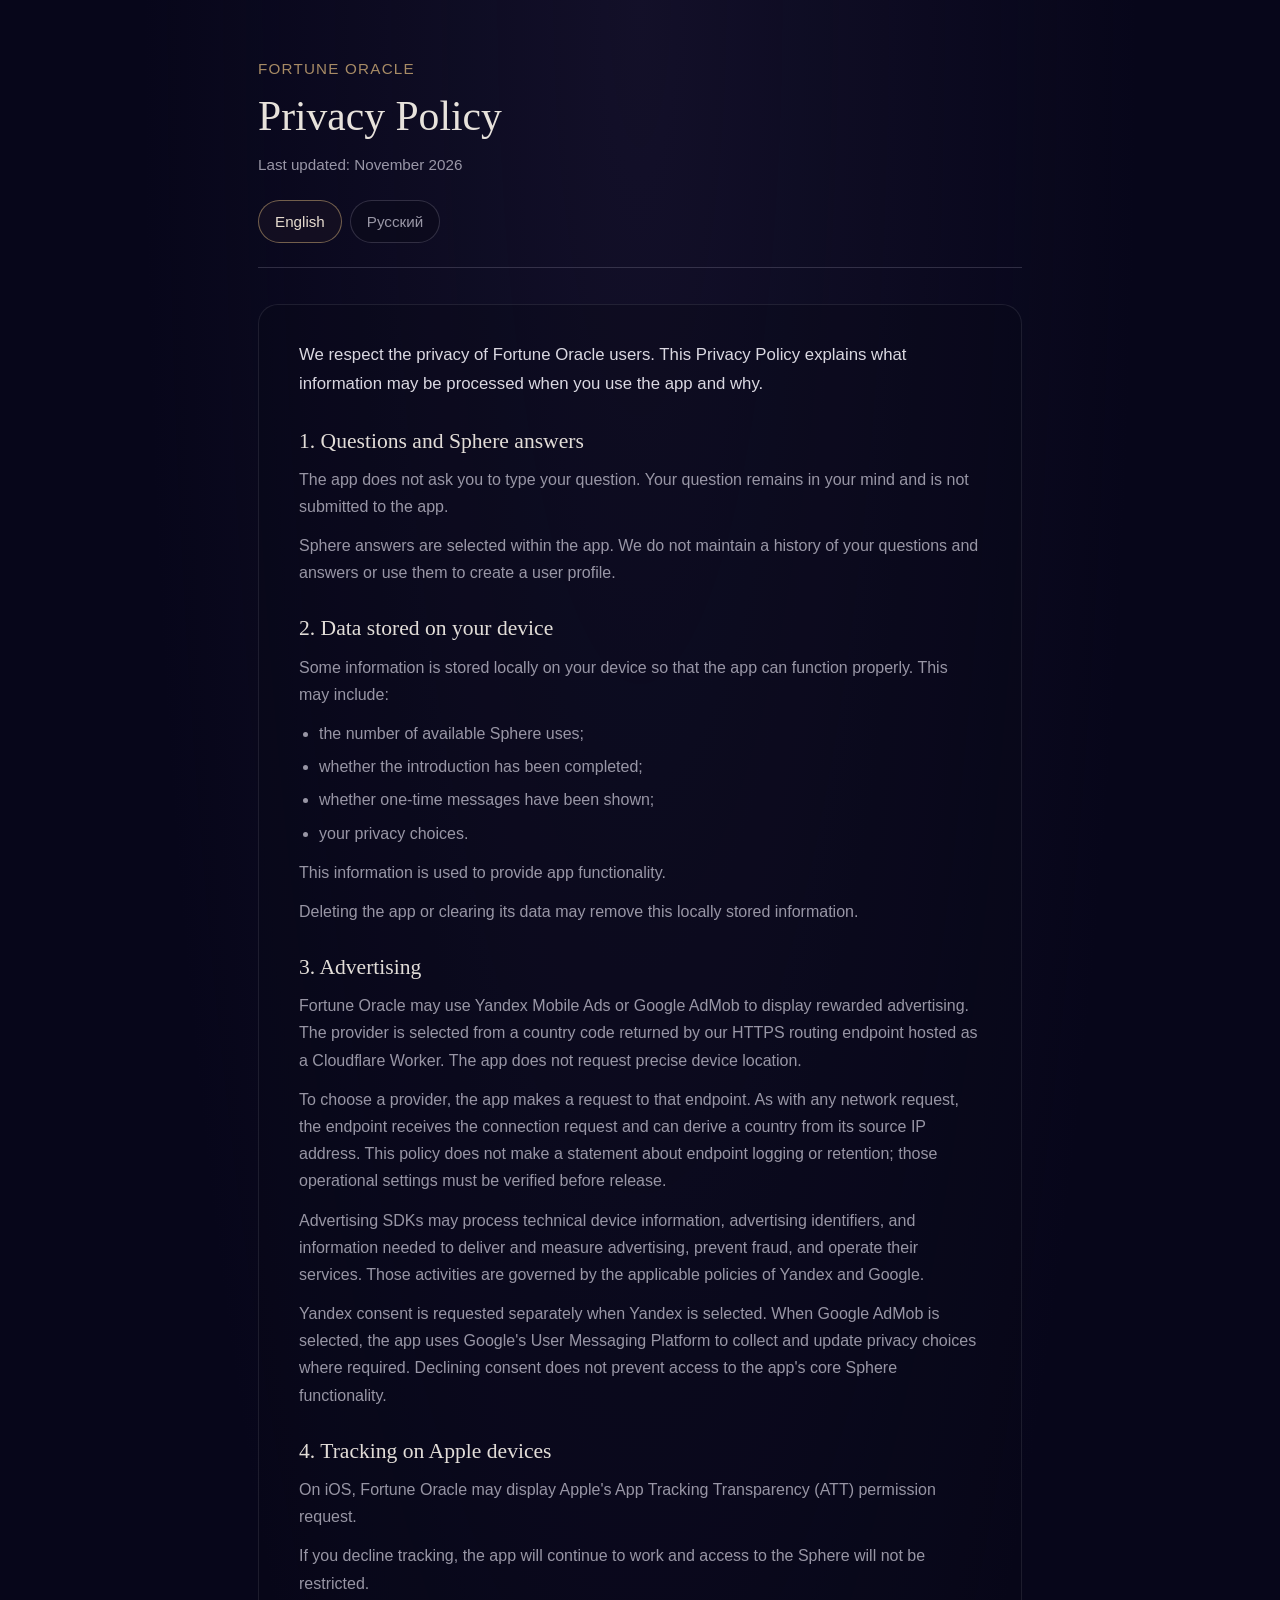
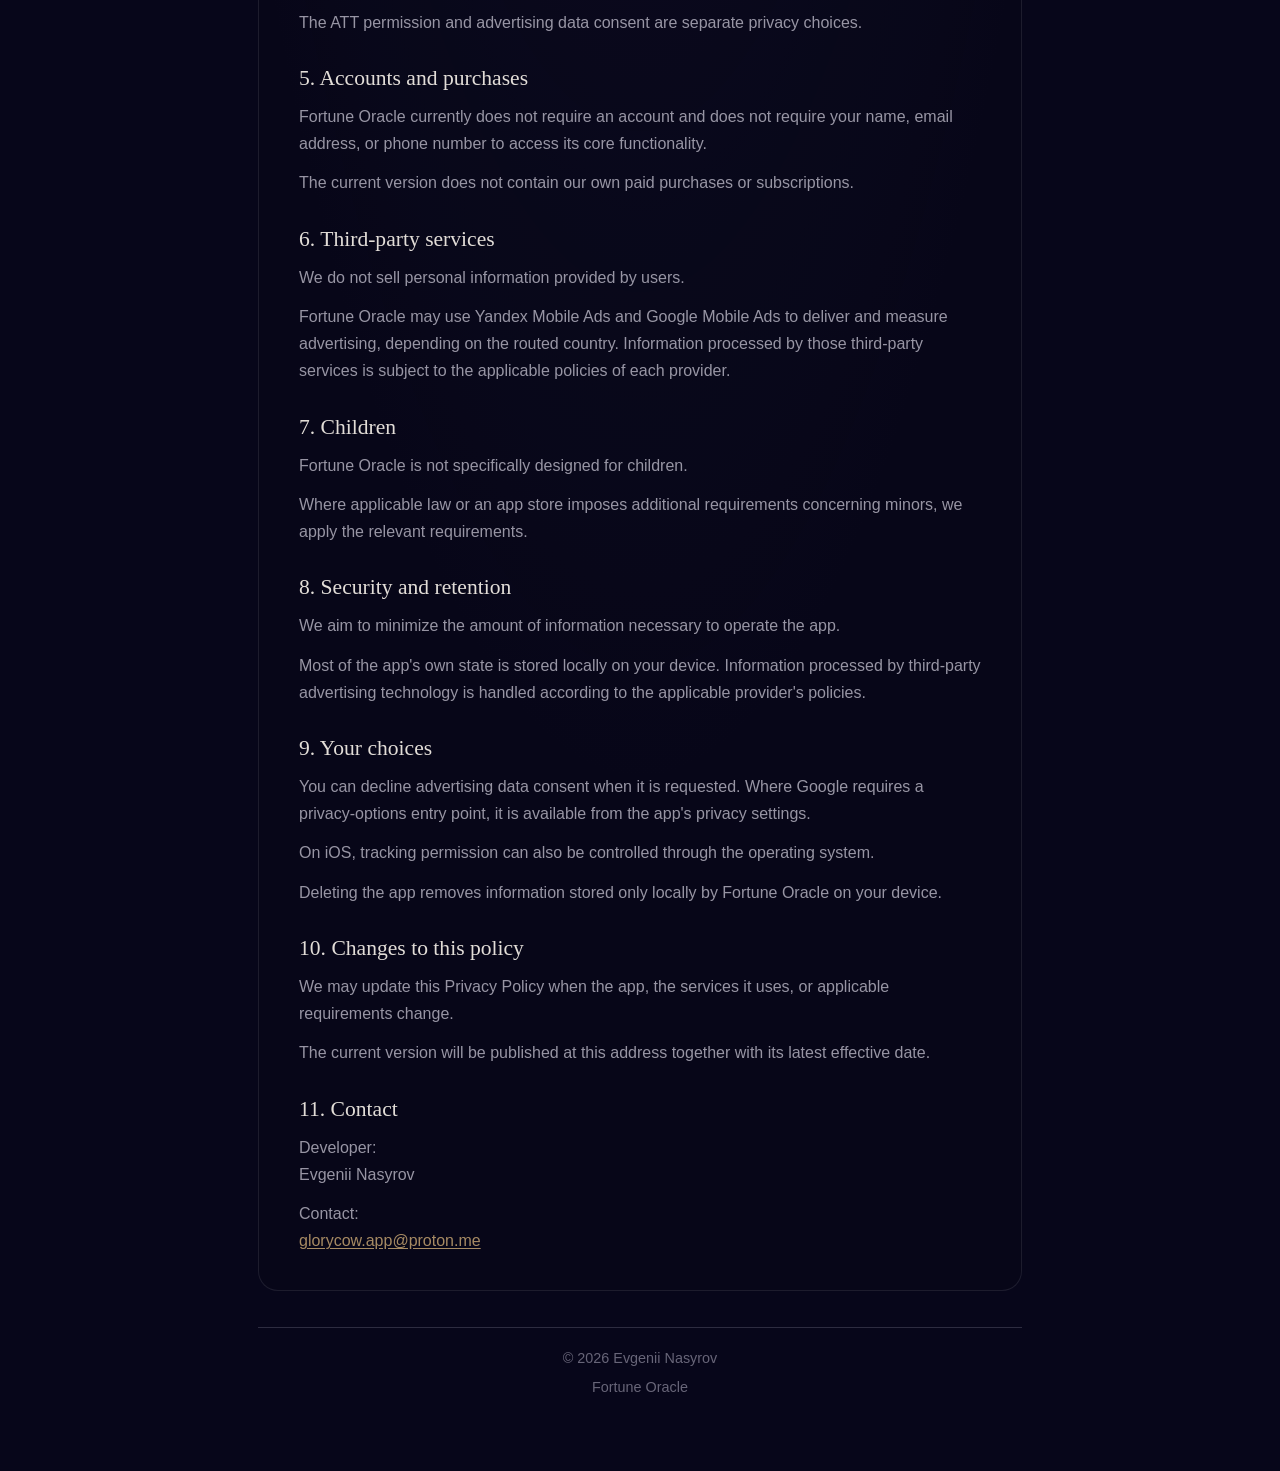
<file: fortune-oracle/privacy/index.html>
<!DOCTYPE html>
<html lang="en">
  <head>
    <meta charset="UTF-8" />
    <meta name="viewport" content="width=device-width, initial-scale=1" />
    <meta
      name="description"
      content="Privacy Policy for the Fortune Oracle mobile application."
    />
    <title>Privacy Policy — Fortune Oracle</title>
    <link rel="stylesheet" href="./styles.css" />
  </head>
  <body>
    <div class="page">
      <header class="header">
        <p class="brand">Fortune Oracle</p>
        <h1 data-i18n="title">Privacy Policy</h1>
        <p class="updated" data-i18n="updated">Last updated: November 2026</p>

        <div class="lang-switch" role="group" aria-label="Language">
          <button
            type="button"
            class="lang-btn is-active"
            data-lang="en"
            aria-pressed="true"
          >
            English
          </button>
          <button
            type="button"
            class="lang-btn"
            data-lang="ru"
            aria-pressed="false"
          >
            Русский
          </button>
        </div>
      </header>

      <main class="content">
        <!-- English -->
        <article id="policy-en" class="policy is-visible" lang="en">
          <p class="lead">
            We respect the privacy of Fortune Oracle users. This Privacy Policy
            explains what information may be processed when you use the app and
            why.
          </p>

          <section>
            <h2>1. Questions and Sphere answers</h2>
            <p>
              The app does not ask you to type your question. Your question
              remains in your mind and is not submitted to the app.
            </p>
            <p>
              Sphere answers are selected within the app. We do not maintain a
              history of your questions and answers or use them to create a user
              profile.
            </p>
          </section>

          <section>
            <h2>2. Data stored on your device</h2>
            <p>
              Some information is stored locally on your device so that the app
              can function properly. This may include:
            </p>
            <ul>
              <li>the number of available Sphere uses;</li>
              <li>whether the introduction has been completed;</li>
              <li>whether one-time messages have been shown;</li>
              <li>your privacy choices.</li>
            </ul>
            <p>This information is used to provide app functionality.</p>
            <p>
              Deleting the app or clearing its data may remove this locally
              stored information.
            </p>
          </section>

          <section>
            <h2>3. Advertising</h2>
            <p>
              Fortune Oracle may use Yandex Mobile Ads or Google AdMob to
              display rewarded advertising. The provider is selected from a
              country code returned by our HTTPS routing endpoint hosted as a
              Cloudflare Worker. The app does not request precise device
              location.
            </p>
            <p>
              To choose a provider, the app makes a request to that endpoint.
              As with any network request, the endpoint receives the connection
              request and can derive a country from its source IP address. This
              policy does not make a statement about endpoint logging or
              retention; those operational settings must be verified before
              release.
            </p>
            <p>
              Advertising SDKs may process technical device information,
              advertising identifiers, and information needed to deliver and
              measure advertising, prevent fraud, and operate their services.
              Those activities are governed by the applicable policies of
              Yandex and Google.
            </p>
            <p>
              Yandex consent is requested separately when Yandex is selected.
              When Google AdMob is selected, the app uses Google's User
              Messaging Platform to collect and update privacy choices where
              required. Declining consent does not prevent access to the app's
              core Sphere functionality.
            </p>
          </section>

          <section>
            <h2>4. Tracking on Apple devices</h2>
            <p>
              On iOS, Fortune Oracle may display Apple's App Tracking
              Transparency (ATT) permission request.
            </p>
            <p>
              If you decline tracking, the app will continue to work and access
              to the Sphere will not be restricted.
            </p>
            <p>
              The ATT permission and advertising data consent are separate
              privacy choices.
            </p>
          </section>

          <section>
            <h2>5. Accounts and purchases</h2>
            <p>
              Fortune Oracle currently does not require an account and does not
              require your name, email address, or phone number to access its
              core functionality.
            </p>
            <p>
              The current version does not contain our own paid purchases or
              subscriptions.
            </p>
          </section>

          <section>
            <h2>6. Third-party services</h2>
            <p>We do not sell personal information provided by users.</p>
            <p>
              Fortune Oracle may use Yandex Mobile Ads and Google Mobile Ads to
              deliver and measure advertising, depending on the routed country.
              Information processed by those third-party services is subject to
              the applicable policies of each provider.
            </p>
          </section>

          <section>
            <h2>7. Children</h2>
            <p>Fortune Oracle is not specifically designed for children.</p>
            <p>
              Where applicable law or an app store imposes additional
              requirements concerning minors, we apply the relevant
              requirements.
            </p>
          </section>

          <section>
            <h2>8. Security and retention</h2>
            <p>
              We aim to minimize the amount of information necessary to operate
              the app.
            </p>
            <p>
              Most of the app's own state is stored locally on your device.
              Information processed by third-party advertising technology is
              handled according to the applicable provider's policies.
            </p>
          </section>

          <section>
            <h2>9. Your choices</h2>
            <p>
              You can decline advertising data consent when it is requested.
              Where Google requires a privacy-options entry point, it is
              available from the app's privacy settings.
            </p>
            <p>
              On iOS, tracking permission can also be controlled through the
              operating system.
            </p>
            <p>
              Deleting the app removes information stored only locally by
              Fortune Oracle on your device.
            </p>
          </section>

          <section>
            <h2>10. Changes to this policy</h2>
            <p>
              We may update this Privacy Policy when the app, the services it
              uses, or applicable requirements change.
            </p>
            <p>
              The current version will be published at this address together
              with its latest effective date.
            </p>
          </section>

          <section>
            <h2>11. Contact</h2>
            <p>
              Developer:<br />
              Evgenii Nasyrov
            </p>
            <p>
              Contact:<br />
              <a href="mailto:glorycow.app@proton.me">glorycow.app@proton.me</a>
            </p>
          </section>
        </article>

        <!-- Russian -->
        <article id="policy-ru" class="policy" lang="ru" hidden>
          <p class="lead">
            Мы уважаем конфиденциальность пользователей Fortune Oracle. В этой
            политике описано, какие данные могут обрабатываться при
            использовании приложения и для чего они используются.
          </p>

          <section>
            <h2>1. Вопросы и ответы Сферы</h2>
            <p>
              Приложение не просит пользователя вводить свой вопрос текстом.
              Вопрос формулируется мысленно и не передаётся приложению.
            </p>
            <p>
              Ответ Сферы выбирается внутри приложения. Мы не сохраняем историю
              вопросов и ответов и не создаём на её основе профиль пользователя.
            </p>
          </section>

          <section>
            <h2>2. Данные, хранящиеся на устройстве</h2>
            <p>
              Для работы приложения некоторые данные сохраняются локально на
              устройстве. Например:
            </p>
            <ul>
              <li>количество доступных обращений к Сфере;</li>
              <li>факт прохождения вступления;</li>
              <li>показанные одноразовые сообщения;</li>
              <li>выбранные настройки конфиденциальности.</li>
            </ul>
            <p>Эти данные используются для работы функций приложения.</p>
            <p>
              Удаление приложения или очистка его данных может удалить эту
              локально сохранённую информацию.
            </p>
          </section>

          <section>
            <h2>3. Реклама</h2>
            <p>
              Fortune Oracle может использовать Yandex Mobile Ads или Google
              AdMob для показа рекламы с вознаграждением. Поставщик выбирается
              по коду страны, который возвращает наш HTTPS endpoint для
              маршрутизации, размещённый в Cloudflare Worker. Приложение не
              запрашивает точную геолокацию устройства.
            </p>
            <p>
              Для выбора поставщика приложение отправляет запрос на этот
              endpoint. Как и при любом сетевом запросе, endpoint получает
              запрос подключения и может определить страну по исходному
              IP-адресу. Эта политика не утверждает, ведутся ли endpoint-ом
              логи и каков срок их хранения: эти операционные настройки нужно
              проверить до релиза.
            </p>
            <p>
              Рекламные SDK могут обрабатывать техническую информацию об
              устройстве, рекламные идентификаторы и данные, необходимые для
              показа и измерения рекламы, предотвращения мошенничества и
              работы рекламной системы. Такая обработка регулируется
              применимыми политиками Yandex и Google.
            </p>
            <p>
              Для Yandex согласие запрашивается отдельно, когда выбран Yandex.
              Когда выбран Google AdMob, приложение использует Google User
              Messaging Platform для получения и обновления privacy choices,
              если это требуется. Отказ от согласия не ограничивает доступ к
              основным функциям Сферы.
            </p>
          </section>

          <section>
            <h2>4. Отслеживание на устройствах Apple</h2>
            <p>
              На iOS Fortune Oracle может показывать системный запрос Apple App
              Tracking Transparency (ATT).
            </p>
            <p>
              Если пользователь не разрешает отслеживание, приложение продолжает
              работать, а доступ к Сфере не ограничивается.
            </p>
            <p>
              Разрешение ATT и согласие на обработку данных для рекламы являются
              отдельными настройками конфиденциальности.
            </p>
          </section>

          <section>
            <h2>5. Аккаунты и покупки</h2>
            <p>
              Fortune Oracle в текущей версии не требует создания аккаунта и не
              требует имя, адрес электронной почты или номер телефона для
              использования основных функций.
            </p>
            <p>
              В текущей версии приложения нет собственных платных покупок или
              подписки.
            </p>
          </section>

          <section>
            <h2>6. Сторонние сервисы</h2>
            <p>Мы не продаём персональные данные, предоставленные пользователями.</p>
            <p>
              Fortune Oracle может использовать Yandex Mobile Ads и Google
              Mobile Ads для показа и измерения рекламы — в зависимости от
              страны, определённой для маршрутизации. Информация, которую
              обрабатывают эти сторонние сервисы, регулируется применимыми
              политиками соответствующего поставщика.
            </p>
          </section>

          <section>
            <h2>7. Дети</h2>
            <p>Fortune Oracle не предназначено специально для детей.</p>
            <p>
              Если применимое законодательство или требования магазина
              приложений предусматривают дополнительные правила в отношении
              несовершеннолетних, мы соблюдаем соответствующие требования.
            </p>
          </section>

          <section>
            <h2>8. Безопасность и хранение</h2>
            <p>
              Мы стремимся минимизировать объём информации, необходимой для
              работы приложения.
            </p>
            <p>
              Большая часть состояния самого приложения хранится локально на
              устройстве. Информация, которая может обрабатываться сторонней
              рекламной технологией, обрабатывается в соответствии с правилами
              соответствующего поставщика.
            </p>
          </section>

          <section>
            <h2>9. Ваш выбор</h2>
            <p>
              Пользователь может отказаться от рекламного согласия при его
              запросе. Если Google требует entry point для privacy options, он
              доступен в настройках конфиденциальности приложения.
            </p>
            <p>
              На iOS разрешением на отслеживание также можно управлять средствами
              операционной системы.
            </p>
            <p>
              Удаление приложения удаляет информацию, которая хранится Fortune
              Oracle только локально на устройстве.
            </p>
          </section>

          <section>
            <h2>10. Изменения политики</h2>
            <p>
              Мы можем обновлять эту Политику конфиденциальности при изменении
              приложения, используемых сервисов или применимых требований.
            </p>
            <p>
              Актуальная версия будет опубликована по этому адресу вместе с
              датой последнего обновления.
            </p>
          </section>

          <section>
            <h2>11. Контакты</h2>
            <p>
              Разработчик:<br />
              Evgenii Nasyrov
            </p>
            <p>
              Контакт:<br />
              <a href="mailto:glorycow.app@proton.me">glorycow.app@proton.me</a>
            </p>
          </section>
        </article>
      </main>

      <footer class="footer">
        <p>© 2026 Evgenii Nasyrov</p>
        <p>Fortune Oracle</p>
      </footer>
    </div>

    <script src="./script.js"></script>
  </body>
</html>
</file>
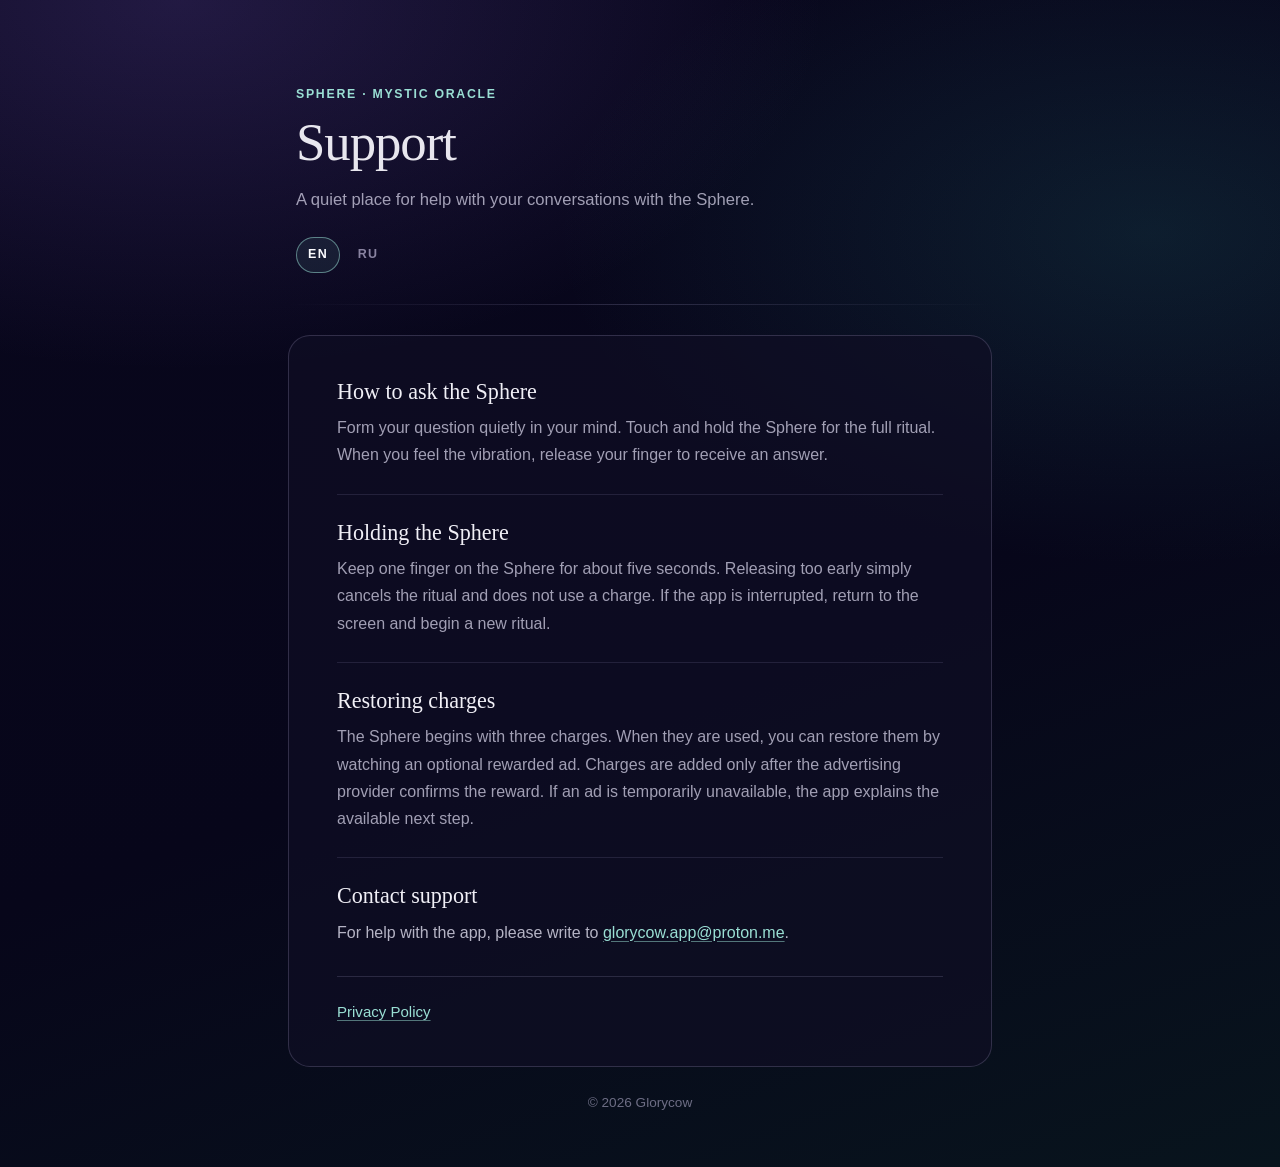
<file: fortune-oracle/support/index.html>
<!doctype html>
<html lang="en">
  <head>
    <meta charset="UTF-8" />
    <meta name="viewport" content="width=device-width, initial-scale=1" />
    <meta
      name="description"
      content="Support for Sphere — Mystic Oracle mobile app."
    />
    <title>Support — Sphere: Mystic Oracle</title>
    <link rel="stylesheet" href="./styles.css" />
  </head>
  <body>
    <main class="page">
      <header class="hero" aria-labelledby="page-title">
        <p class="eyebrow" data-i18n="eyebrow">Sphere · Mystic Oracle</p>
        <h1 id="page-title" data-i18n="title">Support</h1>
        <p class="intro" data-i18n="intro">
          A quiet place for help with your conversations with the Sphere.
        </p>

        <div class="lang-switch" role="group" aria-label="Language">
          <button type="button" class="lang-btn is-active" data-lang="en" aria-pressed="true">
            EN
          </button>
          <button type="button" class="lang-btn" data-lang="ru" aria-pressed="false">
            RU
          </button>
        </div>
      </header>

      <section class="content" aria-label="Support information">
        <article class="language-content is-visible" id="support-en" lang="en">
          <section>
            <h2>How to ask the Sphere</h2>
            <p>
              Form your question quietly in your mind. Touch and hold the Sphere for the full ritual.
              When you feel the vibration, release your finger to receive an answer.
            </p>
          </section>

          <section>
            <h2>Holding the Sphere</h2>
            <p>
              Keep one finger on the Sphere for about five seconds. Releasing too early simply cancels
              the ritual and does not use a charge. If the app is interrupted, return to the screen and
              begin a new ritual.
            </p>
          </section>

          <section>
            <h2>Restoring charges</h2>
            <p>
              The Sphere begins with three charges. When they are used, you can restore them by watching
              an optional rewarded ad. Charges are added only after the advertising provider confirms the
              reward. If an ad is temporarily unavailable, the app explains the available next step.
            </p>
          </section>

          <section class="contact">
            <h2>Contact support</h2>
            <p>
              For help with the app, please write to
              <a href="mailto:glorycow.app@proton.me">glorycow.app@proton.me</a>.
            </p>
          </section>

          <nav class="legal-links" aria-label="Legal information">
            <a href="../privacy/">Privacy Policy</a>
          </nav>
        </article>

        <article class="language-content" id="support-ru" lang="ru" hidden>
          <section>
            <h2>Как задать вопрос Сфере</h2>
            <p>
              Спокойно сформулируйте вопрос про себя. Коснитесь Сферы и удерживайте палец в течение всего
              ритуала. Почувствовав вибрацию, отпустите палец, чтобы получить ответ.
            </p>
          </section>

          <section>
            <h2>Как удерживать Сферу</h2>
            <p>
              Удерживайте палец на Сфере около пяти секунд. Если отпустить палец раньше, ритуал просто
              отменится — заряд не будет потрачен. Если приложение было прервано, вернитесь на экран и
              начните новый ритуал.
            </p>
          </section>

          <section>
            <h2>Как восстановить заряды</h2>
            <p>
              В начале доступны три заряда. Когда они закончатся, их можно восстановить, посмотрев
              необязательную rewarded-рекламу. Заряды добавляются только после подтверждения награды
              рекламным провайдером. Если реклама временно недоступна, приложение подскажет дальнейшее
              действие.
            </p>
          </section>

          <section class="contact">
            <h2>Связь с поддержкой</h2>
            <p>
              По вопросам о приложении напишите нам:
              <a href="mailto:glorycow.app@proton.me">glorycow.app@proton.me</a>.
            </p>
          </section>

          <nav class="legal-links" aria-label="Юридическая информация">
            <a href="../privacy/">Политика конфиденциальности</a>
          </nav>
        </article>
      </section>

      <footer>
        <p>© <span id="year"></span> Glorycow</p>
      </footer>
    </main>

    <script src="./script.js"></script>
  </body>
</html>
</file>
<file: fortune-oracle/privacy/styles.css>
:root {
  color-scheme: dark;
  --bg: #07061a;
  --bg-soft: #0c0b1f;
  --text: rgba(241, 238, 246, 0.9);
  --text-muted: rgba(220, 216, 230, 0.68);
  --accent: rgba(211, 176, 120, 0.78);
  --border: rgba(180, 176, 198, 0.22);
  --focus: rgba(211, 176, 120, 0.9);
  --max: 820px;
}

*,
*::before,
*::after {
  box-sizing: border-box;
}

html {
  background: var(--bg);
}

body {
  margin: 0;
  min-height: 100vh;
  background:
    radial-gradient(ellipse at top, rgba(40, 34, 68, 0.35), transparent 55%),
    var(--bg);
  color: var(--text);
  font-family:
    -apple-system,
    BlinkMacSystemFont,
    "Segoe UI",
    Roboto,
    Helvetica,
    Arial,
    sans-serif,
    "Apple Color Emoji",
    "Segoe UI Emoji";
  font-size: 16px;
  line-height: 1.7;
  -webkit-font-smoothing: antialiased;
  text-rendering: optimizeLegibility;
}

.page {
  width: 100%;
  max-width: var(--max);
  margin: 0 auto;
  padding: 40px 20px 56px;
}

.header {
  margin-bottom: 36px;
  padding-bottom: 24px;
  border-bottom: 1px solid var(--border);
}

.brand {
  margin: 0 0 10px;
  font-size: 0.95rem;
  letter-spacing: 0.08em;
  text-transform: uppercase;
  color: var(--accent);
}

.header h1 {
  margin: 0 0 10px;
  font-family:
    "Iowan Old Style",
    "Palatino Linotype",
    Palatino,
    "Book Antiqua",
    Georgia,
    serif;
  font-weight: 500;
  font-size: clamp(2rem, 5vw, 2.6rem);
  line-height: 1.2;
  color: rgba(245, 240, 232, 0.94);
}

.updated {
  margin: 0 0 22px;
  color: var(--text-muted);
  font-size: 0.95rem;
}

.lang-switch {
  display: inline-flex;
  gap: 8px;
  flex-wrap: wrap;
}

.lang-btn {
  appearance: none;
  border: 1px solid var(--border);
  background: rgba(12, 11, 28, 0.7);
  color: var(--text-muted);
  border-radius: 999px;
  min-height: 40px;
  padding: 8px 16px;
  font: inherit;
  font-size: 0.95rem;
  cursor: pointer;
  transition:
    color 0.15s ease,
    border-color 0.15s ease,
    background 0.15s ease;
}

.lang-btn:hover {
  color: var(--text);
  border-color: rgba(211, 176, 120, 0.35);
}

.lang-btn.is-active {
  color: rgba(241, 231, 216, 0.95);
  border-color: rgba(211, 176, 120, 0.5);
  background: rgba(20, 16, 34, 0.9);
}

.lang-btn:focus-visible,
a:focus-visible {
  outline: 2px solid var(--focus);
  outline-offset: 3px;
}

.content {
  background: rgba(10, 9, 24, 0.35);
  border: 1px solid rgba(180, 176, 198, 0.12);
  border-radius: 20px;
  padding: 28px 24px;
}

.policy[hidden] {
  display: none !important;
}

.lead {
  margin-top: 0;
  margin-bottom: 28px;
  color: var(--text);
  font-size: 1.05rem;
}

section {
  margin: 0 0 28px;
}

section:last-child {
  margin-bottom: 0;
}

h2 {
  margin: 0 0 10px;
  font-family:
    "Iowan Old Style",
    "Palatino Linotype",
    Palatino,
    "Book Antiqua",
    Georgia,
    serif;
  font-weight: 500;
  font-size: 1.35rem;
  line-height: 1.35;
  color: rgba(245, 240, 232, 0.92);
}

p {
  margin: 0 0 12px;
  color: var(--text-muted);
}

p:last-child {
  margin-bottom: 0;
}

ul {
  margin: 0 0 12px;
  padding-left: 1.25rem;
  color: var(--text-muted);
}

li {
  margin-bottom: 6px;
}

li:last-child {
  margin-bottom: 0;
}

a {
  color: var(--accent);
  text-decoration: underline;
  text-underline-offset: 2px;
  word-break: break-word;
}

a:hover {
  color: rgba(230, 200, 150, 0.95);
}

.footer {
  margin-top: 36px;
  padding-top: 18px;
  border-top: 1px solid var(--border);
  color: rgba(200, 196, 214, 0.5);
  font-size: 0.9rem;
  text-align: center;
}

.footer p {
  margin: 0 0 4px;
  color: inherit;
}

.footer p:last-child {
  margin-bottom: 0;
}

@media (min-width: 720px) {
  .page {
    padding: 56px 28px 72px;
  }

  .content {
    padding: 36px 40px;
  }
}
</file>
<file: fortune-oracle/support/styles.css>
:root {
  color-scheme: dark;
  --night: #07061a;
  --night-soft: #0d0b24;
  --surface: rgba(16, 14, 37, 0.72);
  --text: rgba(245, 244, 251, 0.94);
  --muted: rgba(219, 216, 237, 0.72);
  --line: rgba(176, 169, 215, 0.22);
  --violet: #b9abec;
  --aqua: #9adfd4;
  --focus: #d7ceff;
  --max-width: 760px;
}

* {
  box-sizing: border-box;
}

html {
  min-height: 100%;
  background: var(--night);
}

body {
  min-width: 320px;
  min-height: 100vh;
  margin: 0;
  background:
    radial-gradient(ellipse 70% 44% at 14% 0%, rgba(106, 78, 174, 0.26), transparent 72%),
    radial-gradient(ellipse 62% 38% at 90% 20%, rgba(42, 145, 143, 0.17), transparent 75%),
    linear-gradient(160deg, #09071d 0%, var(--night) 56%, #08141d 100%);
  color: var(--text);
  font-family: -apple-system, BlinkMacSystemFont, "Segoe UI", Roboto, Helvetica, Arial, sans-serif;
  font-size: 16px;
  line-height: 1.7;
  -webkit-font-smoothing: antialiased;
  text-rendering: optimizeLegibility;
}

.page {
  width: min(100%, var(--max-width));
  margin: 0 auto;
  padding: 48px 20px 40px;
}

.hero {
  position: relative;
  padding: 8px 4px 32px;
}

.hero::after {
  position: absolute;
  right: 0;
  bottom: 0;
  left: 0;
  height: 1px;
  content: "";
  background: linear-gradient(90deg, transparent, var(--line), transparent);
}

.eyebrow {
  margin: 0 0 10px;
  color: var(--aqua);
  font-size: 0.77rem;
  font-weight: 600;
  letter-spacing: 0.14em;
  text-transform: uppercase;
}

h1,
h2 {
  font-family: "Iowan Old Style", "Palatino Linotype", Palatino, "Book Antiqua", Georgia, serif;
  font-weight: 500;
}

h1 {
  margin: 0;
  font-size: clamp(2.25rem, 8vw, 3.3rem);
  letter-spacing: -0.02em;
  line-height: 1.05;
}

.intro {
  max-width: 36rem;
  margin: 16px 0 22px;
  color: var(--muted);
  font-size: 1.04rem;
}

.lang-switch {
  display: inline-flex;
  gap: 6px;
}

.lang-btn {
  min-width: 44px;
  min-height: 36px;
  border: 1px solid transparent;
  border-radius: 999px;
  background: transparent;
  color: rgba(190, 183, 213, 0.7);
  cursor: pointer;
  font: inherit;
  font-size: 0.78rem;
  font-weight: 700;
  letter-spacing: 0.1em;
}

.lang-btn.is-active {
  border-color: rgba(154, 223, 212, 0.52);
  background: rgba(118, 203, 193, 0.09);
  color: #fbfbff;
}

.lang-btn:hover {
  color: #fbfbff;
}

.lang-btn:focus-visible,
a:focus-visible {
  outline: 2px solid var(--focus);
  outline-offset: 3px;
}

.content {
  margin-top: 30px;
  border: 1px solid var(--line);
  border-radius: 22px;
  background: var(--surface);
}

.language-content {
  padding: 30px 24px;
}

.language-content[hidden] {
  display: none;
}

section {
  margin: 0;
  padding: 0 0 25px;
}

section + section {
  padding-top: 24px;
  border-top: 1px solid rgba(176, 169, 215, 0.14);
}

section:last-of-type {
  padding-bottom: 0;
}

h2 {
  margin: 0 0 9px;
  color: rgba(250, 249, 255, 0.96);
  font-size: 1.38rem;
  line-height: 1.25;
}

p {
  margin: 0;
  color: var(--muted);
}

.contact p {
  color: rgba(230, 228, 244, 0.78);
}

a {
  color: var(--aqua);
  text-decoration-color: rgba(154, 223, 212, 0.5);
  text-underline-offset: 3px;
}

a:hover {
  color: #d6fff8;
}

.legal-links {
  margin-top: 30px;
  padding-top: 22px;
  border-top: 1px solid rgba(176, 169, 215, 0.18);
  font-size: 0.94rem;
}

footer {
  padding: 24px 4px 0;
  color: rgba(193, 188, 219, 0.55);
  font-size: 0.85rem;
  text-align: center;
}

footer p {
  color: inherit;
}

@media (min-width: 720px) {
  .page {
    padding: 76px 28px 52px;
  }

  .hero {
    padding-left: 8px;
  }

  .language-content {
    padding: 42px 48px;
  }
}

@media (prefers-reduced-motion: reduce) {
  *,
  *::before,
  *::after {
    scroll-behavior: auto !important;
  }
}
</file>
